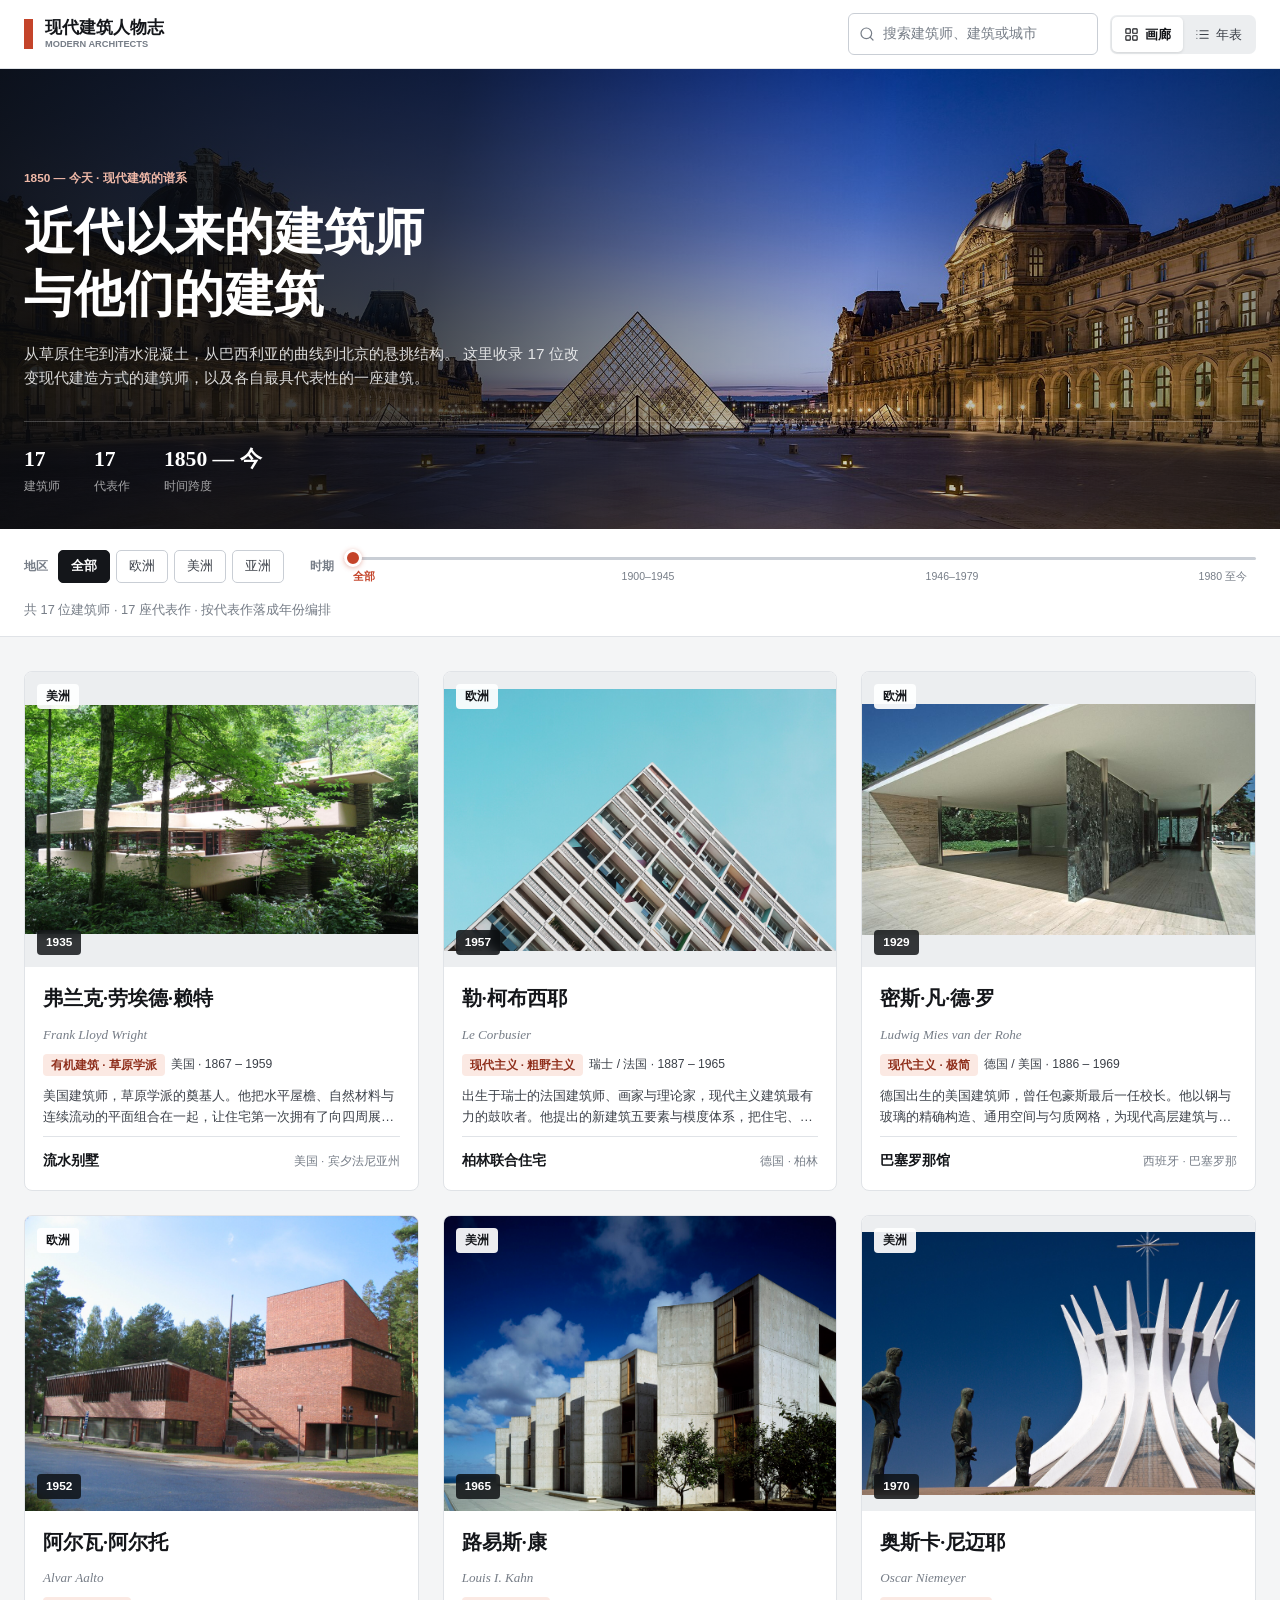
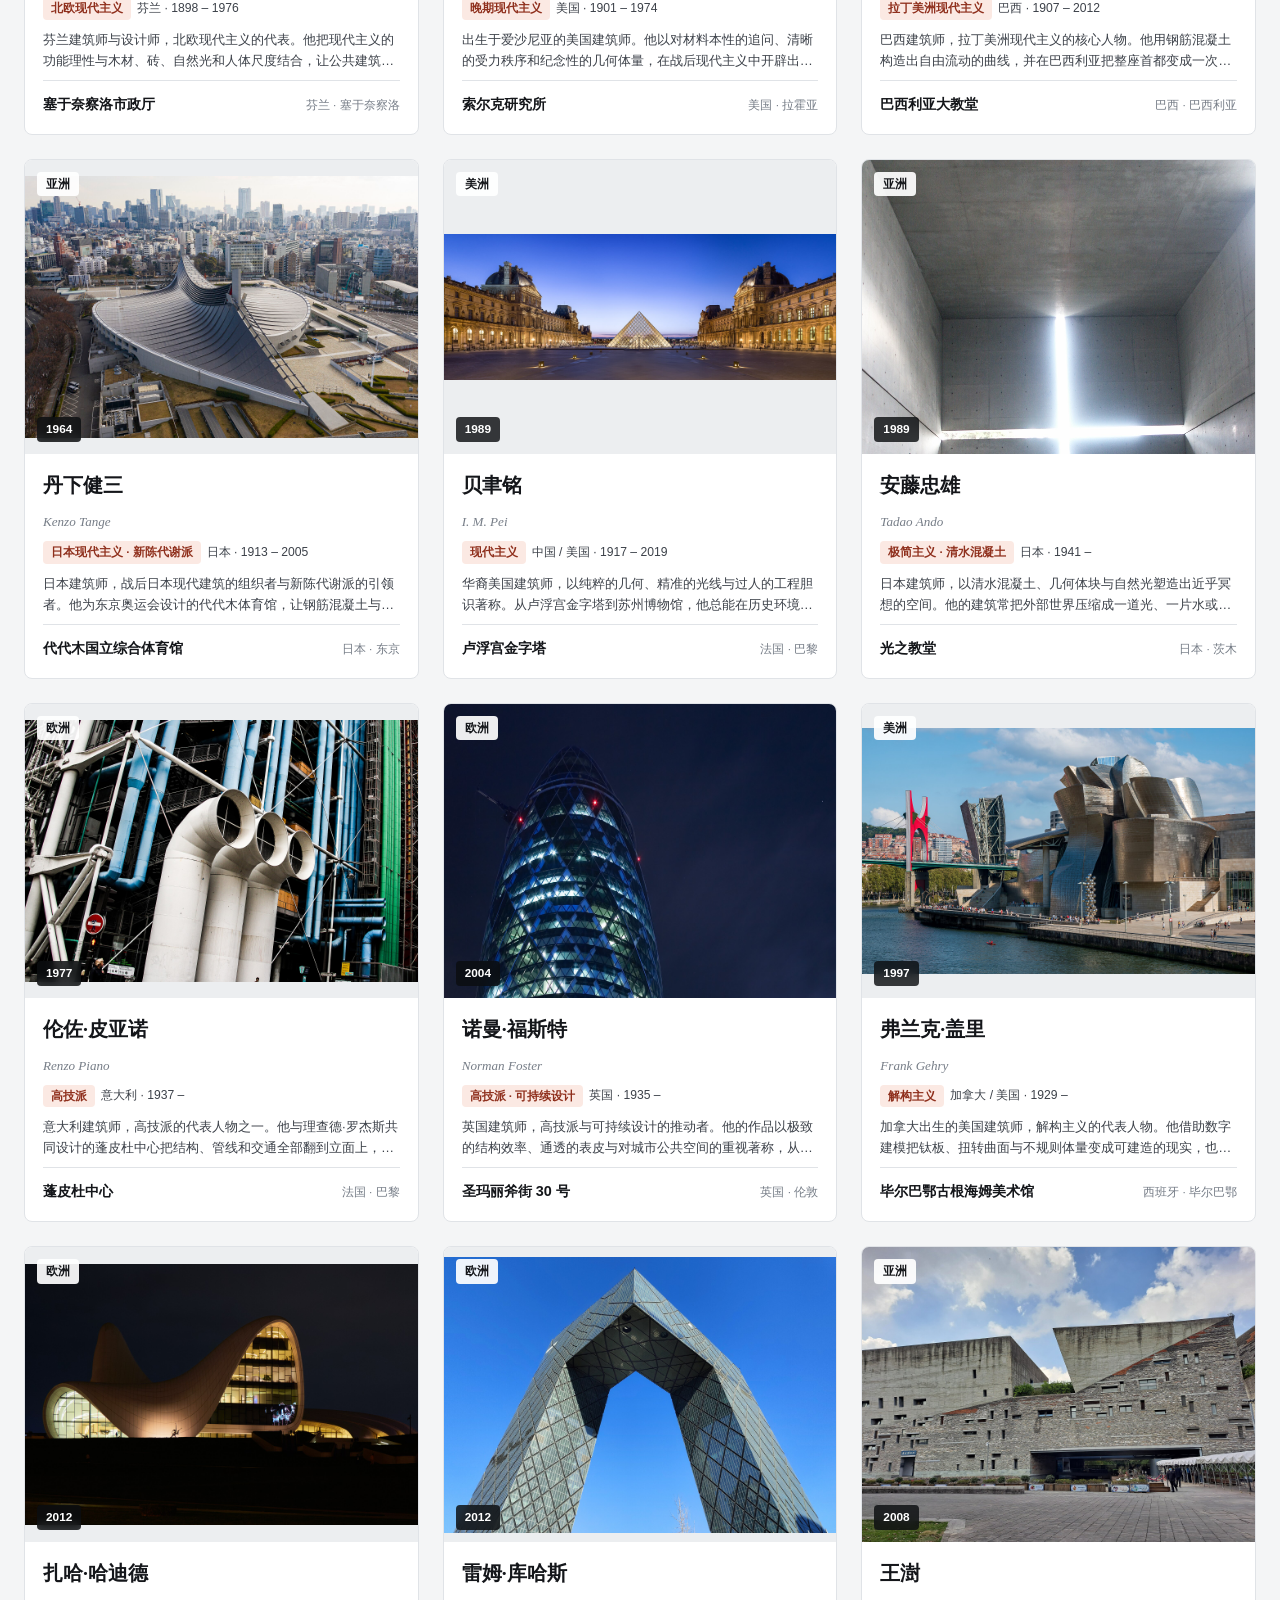
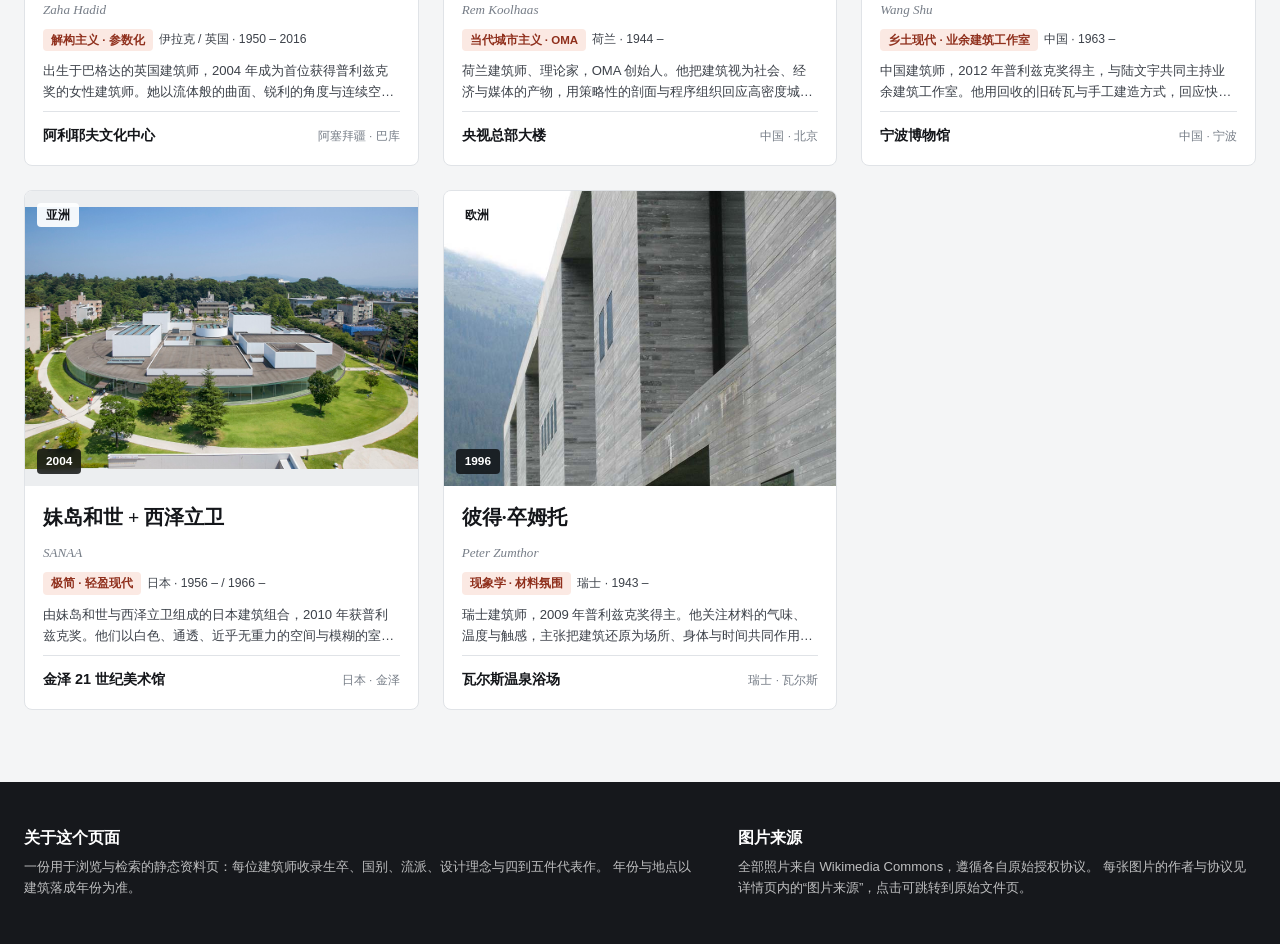
<file: index.html>
<!doctype html>
<html lang="zh-CN">
<head>
<meta charset="utf-8">
<meta name="viewport" content="width=device-width, initial-scale=1">
<title>现代建筑人物志 · 近代以来的建筑师与他们的建筑</title>
<meta name="description" content="从流水别墅到 CCTV 总部：17 位近代以来著名建筑师、17 座代表作，可按地区、时期与关键词检索。">

<!-- 搜索引擎验证码：在对应平台拿到后，去掉注释并替换内容（这段不会被构建脚本覆盖） -->
<!-- <meta name="google-site-verification" content="REPLACE_WITH_GOOGLE_CODE"> -->
<!-- <meta name="msvalidate.01" content="REPLACE_WITH_BING_CODE"> -->
<!-- <meta name="baidu-site-verification" content="REPLACE_WITH_BAIDU_CODE"> -->

<!-- SEO:START -->
<meta name="robots" content="index,follow,max-image-preview:large">
<meta name="keywords" content="现代建筑,建筑师,建筑作品,近代建筑史,弗兰克·劳埃德·赖特,勒·柯布西耶,密斯·凡·德·罗,阿尔瓦·阿尔托,路易斯·康,奥斯卡·尼迈耶,丹下健三,贝聿铭,安藤忠雄,伦佐·皮亚诺,诺曼·福斯特,弗兰克·盖里,扎哈·哈迪德,雷姆·库哈斯,王澍,妹岛和世 + 西泽立卫,彼得·卒姆托">
<meta name="author" content="现代建筑人物志">
<meta name="theme-color" content="#16181c">
<link rel="canonical" href="https://your-domain.example/">
<meta property="og:type" content="website">
<meta property="og:site_name" content="现代建筑人物志">
<meta property="og:locale" content="zh_CN">
<meta property="og:title" content="近代以来的建筑师与他们的建筑">
<meta property="og:description" content="从流水别墅到 CCTV 总部：17 位近代以来著名建筑师、17 座代表作，可按地区、时期与关键词检索。">
<meta property="og:url" content="https://your-domain.example/">
<meta property="og:image" content="https://your-domain.example/assets/og-cover.jpg">
<meta property="og:image:width" content="1200">
<meta property="og:image:height" content="630">
<meta property="og:image:alt" content="近代以来的建筑师与他们的建筑">
<meta name="twitter:card" content="summary_large_image">
<meta name="twitter:title" content="近代以来的建筑师与他们的建筑">
<meta name="twitter:description" content="从流水别墅到 CCTV 总部：17 位近代以来著名建筑师、17 座代表作，可按地区、时期与关键词检索。">
<meta name="twitter:image" content="https://your-domain.example/assets/og-cover.jpg">
<script type="application/ld+json">
{
    "@context":  "https://schema.org",
    "@graph":  [
                   {
                       "@type":  "WebSite",
                       "@id":  "https://your-domain.example/#website",
                       "url":  "https://your-domain.example/",
                       "name":  "现代建筑人物志",
                       "description":  "从流水别墅到 CCTV 总部：17 位近代以来著名建筑师、17 座代表作，可按地区、时期与关键词检索。",
                       "inLanguage":  "zh-CN"
                   },
                   {
                       "@type":  "CollectionPage",
                       "@id":  "https://your-domain.example/#webpage",
                       "url":  "https://your-domain.example/",
                       "name":  "现代建筑人物志 · 近代以来的建筑师与他们的建筑",
                       "description":  "从流水别墅到 CCTV 总部：17 位近代以来著名建筑师、17 座代表作，可按地区、时期与关键词检索。",
                       "isPartOf":  {
                                        "@id":  "https://your-domain.example/#website"
                                    },
                       "primaryImageOfPage":  {
                                                  "@type":  "ImageObject",
                                                  "url":  "https://your-domain.example/assets/og-cover.jpg",
                                                  "width":  1200,
                                                  "height":  630
                                              },
                       "mainEntity":  {
                                          "@id":  "https://your-domain.example/#architect-list"
                                      }
                   },
                   {
                       "@type":  "ItemList",
                       "@id":  "https://your-domain.example/#architect-list",
                       "name":  "近代以来的建筑师与他们的代表作",
                       "numberOfItems":  17,
                       "itemListElement":  [
                                               {
                                                   "@type":  "ListItem",
                                                   "position":  1,
                                                   "name":  "弗兰克·劳埃德·赖特",
                                                   "description":  "1935 年代表作：流水别墅（Fallingwater），美国 · 宾夕法尼亚州",
                                                   "url":  "https://your-domain.example/#wright"
                                               },
                                               {
                                                   "@type":  "ListItem",
                                                   "position":  2,
                                                   "name":  "勒·柯布西耶",
                                                   "description":  "1957 年代表作：柏林联合住宅（Corbusierhaus），德国 · 柏林",
                                                   "url":  "https://your-domain.example/#corbusier"
                                               },
                                               {
                                                   "@type":  "ListItem",
                                                   "position":  3,
                                                   "name":  "密斯·凡·德·罗",
                                                   "description":  "1929 年代表作：巴塞罗那馆（Barcelona Pavilion），西班牙 · 巴塞罗那",
                                                   "url":  "https://your-domain.example/#mies"
                                               },
                                               {
                                                   "@type":  "ListItem",
                                                   "position":  4,
                                                   "name":  "阿尔瓦·阿尔托",
                                                   "description":  "1952 年代表作：塞于奈察洛市政厅（Säynätsalo Town Hall），芬兰 · 塞于奈察洛",
                                                   "url":  "https://your-domain.example/#aalto"
                                               },
                                               {
                                                   "@type":  "ListItem",
                                                   "position":  5,
                                                   "name":  "路易斯·康",
                                                   "description":  "1965 年代表作：索尔克研究所（Salk Institute），美国 · 拉霍亚",
                                                   "url":  "https://your-domain.example/#kahn"
                                               },
                                               {
                                                   "@type":  "ListItem",
                                                   "position":  6,
                                                   "name":  "奥斯卡·尼迈耶",
                                                   "description":  "1970 年代表作：巴西利亚大教堂（Cathedral of Brasília），巴西 · 巴西利亚",
                                                   "url":  "https://your-domain.example/#niemeyer"
                                               },
                                               {
                                                   "@type":  "ListItem",
                                                   "position":  7,
                                                   "name":  "丹下健三",
                                                   "description":  "1964 年代表作：代代木国立综合体育馆（Yoyogi National Gymnasium），日本 · 东京",
                                                   "url":  "https://your-domain.example/#tange"
                                               },
                                               {
                                                   "@type":  "ListItem",
                                                   "position":  8,
                                                   "name":  "贝聿铭",
                                                   "description":  "1989 年代表作：卢浮宫金字塔（Louvre Pyramid），法国 · 巴黎",
                                                   "url":  "https://your-domain.example/#pei"
                                               },
                                               {
                                                   "@type":  "ListItem",
                                                   "position":  9,
                                                   "name":  "安藤忠雄",
                                                   "description":  "1989 年代表作：光之教堂（Church of the Light），日本 · 茨木",
                                                   "url":  "https://your-domain.example/#ando"
                                               },
                                               {
                                                   "@type":  "ListItem",
                                                   "position":  10,
                                                   "name":  "伦佐·皮亚诺",
                                                   "description":  "1977 年代表作：蓬皮杜中心（Centre Pompidou），法国 · 巴黎",
                                                   "url":  "https://your-domain.example/#piano"
                                               },
                                               {
                                                   "@type":  "ListItem",
                                                   "position":  11,
                                                   "name":  "诺曼·福斯特",
                                                   "description":  "2004 年代表作：圣玛丽斧街 30 号（30 St Mary Axe），英国 · 伦敦",
                                                   "url":  "https://your-domain.example/#foster"
                                               },
                                               {
                                                   "@type":  "ListItem",
                                                   "position":  12,
                                                   "name":  "弗兰克·盖里",
                                                   "description":  "1997 年代表作：毕尔巴鄂古根海姆美术馆（Guggenheim Museum Bilbao），西班牙 · 毕尔巴鄂",
                                                   "url":  "https://your-domain.example/#gehry"
                                               },
                                               {
                                                   "@type":  "ListItem",
                                                   "position":  13,
                                                   "name":  "扎哈·哈迪德",
                                                   "description":  "2012 年代表作：阿利耶夫文化中心（Heydar Aliyev Center），阿塞拜疆 · 巴库",
                                                   "url":  "https://your-domain.example/#hadid"
                                               },
                                               {
                                                   "@type":  "ListItem",
                                                   "position":  14,
                                                   "name":  "雷姆·库哈斯",
                                                   "description":  "2012 年代表作：央视总部大楼（CCTV Headquarters），中国 · 北京",
                                                   "url":  "https://your-domain.example/#koolhaas"
                                               },
                                               {
                                                   "@type":  "ListItem",
                                                   "position":  15,
                                                   "name":  "王澍",
                                                   "description":  "2008 年代表作：宁波博物馆（Ningbo Museum），中国 · 宁波",
                                                   "url":  "https://your-domain.example/#wangshu"
                                               },
                                               {
                                                   "@type":  "ListItem",
                                                   "position":  16,
                                                   "name":  "妹岛和世 + 西泽立卫",
                                                   "description":  "2004 年代表作：金泽 21 世纪美术馆（21st Century Museum of Contemporary Art），日本 · 金泽",
                                                   "url":  "https://your-domain.example/#sanaa"
                                               },
                                               {
                                                   "@type":  "ListItem",
                                                   "position":  17,
                                                   "name":  "彼得·卒姆托",
                                                   "description":  "1996 年代表作：瓦尔斯温泉浴场（Therme Vals），瑞士 · 瓦尔斯",
                                                   "url":  "https://your-domain.example/#zumthor"
                                               }
                                           ]
                   }
               ]
}
</script>
<!-- SEO:END -->

<link rel="preload" as="image" href="assets/img/pei-1.jpg">
<link rel="stylesheet" href="assets/styles.css">
</head>
<body>
<a class="skip-link" href="#gallery">跳到作品列表</a>

<header class="topbar">
  <div class="topbar__inner">
    <a class="brand" href="#top">
      <span class="brand__mark" aria-hidden="true"></span>
      <span class="brand__text">
        现代建筑人物志
        <small>MODERN ARCHITECTS</small>
      </span>
    </a>
    <div class="topbar__tools">
      <div class="search">
        <svg class="search__icon" viewBox="0 0 24 24" fill="none" stroke="currentColor" stroke-width="1.8" stroke-linecap="round" aria-hidden="true">
          <circle cx="11" cy="11" r="8"></circle>
          <path d="m21 21-4.3-4.3"></path>
        </svg>
        <label class="sr-only" for="search">搜索建筑师、建筑或城市</label>
        <input id="search" type="search" placeholder="搜索建筑师、建筑或城市" autocomplete="off" spellcheck="false">
      </div>
      <div class="seg" role="group" aria-label="切换视图">
        <button class="seg__btn is-active" type="button" data-view="grid" aria-pressed="true">
          <svg viewBox="0 0 24 24" fill="none" stroke="currentColor" stroke-width="1.8" stroke-linecap="round" stroke-linejoin="round" aria-hidden="true">
            <rect x="3" y="3" width="7" height="7" rx="1"></rect>
            <rect x="14" y="3" width="7" height="7" rx="1"></rect>
            <rect x="14" y="14" width="7" height="7" rx="1"></rect>
            <rect x="3" y="14" width="7" height="7" rx="1"></rect>
          </svg>
          画廊
        </button>
        <button class="seg__btn" type="button" data-view="timeline" aria-pressed="false">
          <svg viewBox="0 0 24 24" fill="none" stroke="currentColor" stroke-width="1.8" stroke-linecap="round" stroke-linejoin="round" aria-hidden="true">
            <path d="M8 6h13"></path><path d="M8 12h13"></path><path d="M8 18h13"></path>
            <path d="M3 6h.01"></path><path d="M3 12h.01"></path><path d="M3 18h.01"></path>
          </svg>
          年表
        </button>
      </div>
    </div>
  </div>
</header>

<main id="top">
  <section class="hero">
    <div class="hero__media" aria-hidden="true"></div>
    <div class="hero__inner">
      <p class="hero__eyebrow">1850 — 今天 · 现代建筑的谱系</p>
      <h1>近代以来的建筑师<br>与他们的建筑</h1>
      <p class="hero__lede">
        从草原住宅到清水混凝土，从巴西利亚的曲线到北京的悬挑结构。
        这里收录 17 位改变现代建造方式的建筑师，以及各自最具代表性的一座建筑。
      </p>
      <dl class="hero__stats">
        <div><dt>建筑师</dt><dd id="stat-architects">17</dd></div>
        <div><dt>代表作</dt><dd id="stat-works">17</dd></div>
        <div><dt>时间跨度</dt><dd>1850 — 今</dd></div>
      </dl>
    </div>
  </section>

  <section class="controls" aria-label="筛选条件">
    <div class="controls__inner">
      <div class="filter">
        <span class="filter__label">地区</span>
        <div class="chips" data-filter="region" role="group" aria-label="按地区筛选">
          <button class="chip is-active" type="button" data-value="all">全部</button>
          <button class="chip" type="button" data-value="欧洲">欧洲</button>
          <button class="chip" type="button" data-value="美洲">美洲</button>
          <button class="chip" type="button" data-value="亚洲">亚洲</button>
        </div>
      </div>
      <div class="filter filter--era">
        <span class="filter__label" id="era-filter-label">时期</span>
        <div class="era-slider">
          <input class="era-slider__input" id="era-slider" type="range" min="0" max="3" step="1" value="0"
            autocomplete="off" aria-labelledby="era-filter-label" aria-valuetext="全部">
          <div class="era-slider__labels" aria-hidden="true">
            <span class="era-slider__label is-active" data-era-label="all">全部</span>
            <span class="era-slider__label" data-era-label="early"><span class="era-slider__label-long">1900–1945</span><span class="era-slider__label-short">1900–45</span></span>
            <span class="era-slider__label" data-era-label="postwar"><span class="era-slider__label-long">1946–1979</span><span class="era-slider__label-short">1946–79</span></span>
            <span class="era-slider__label" data-era-label="contemporary"><span class="era-slider__label-long">1980 至今</span><span class="era-slider__label-short">1980+</span></span>
          </div>
        </div>
      </div>
      <button class="reset" type="button" id="reset" hidden>清除筛选</button>
    </div>
    <p class="result" id="result" role="status"></p>
  </section>

  <section id="gallery" class="gallery" aria-label="建筑师画廊">
<div class="grid" id="grid">
<!-- CARDS:START -->
      <article class="card" id="wright">
        <div class="card__media">
          <img class="card__img" src="assets/img/wright-1.jpg" alt="弗兰克·劳埃德·赖特代表作：流水别墅" decoding="async">
          <span class="card__flag">美洲</span>
          <span class="card__year">1935</span>
        </div>
        <div class="card__body">
          <h2 class="card__name">弗兰克·劳埃德·赖特</h2>
          <p class="card__latin">Frank Lloyd Wright · 1867 – 1959</p>
          <p class="card__meta"><span class="tag">有机建筑 · 草原学派</span><span>美国 · 1900–1945</span></p>
          <p class="card__desc">美国建筑师，草原学派的奠基人。他把水平屋檐、自然材料与连续流动的平面组合在一起，让住宅第一次拥有了向四周展开的姿态，也深刻影响了整个二十世纪的建筑与室内设计。</p>
          <p class="card__work"><strong>流水别墅</strong><span>美国 · 宾夕法尼亚州</span></p>
          <p class="card__works">代表作：罗比住宅（1910，芝加哥，美国）、约翰逊制蜡公司总部（1939，拉辛，美国）、西塔里埃森（1937，斯科茨代尔，美国）、古根海姆美术馆（1959，纽约，美国）</p>
        </div>
      </article>
      <article class="card" id="corbusier">
        <div class="card__media">
          <img class="card__img" src="assets/img/corbusier-1.jpg" alt="勒·柯布西耶代表作：柏林联合住宅" decoding="async">
          <span class="card__flag">欧洲</span>
          <span class="card__year">1957</span>
        </div>
        <div class="card__body">
          <h2 class="card__name">勒·柯布西耶</h2>
          <p class="card__latin">Le Corbusier · 1887 – 1965</p>
          <p class="card__meta"><span class="tag">现代主义 · 粗野主义</span><span>瑞士 / 法国 · 1946–1979</span></p>
          <p class="card__desc">出生于瑞士的法国建筑师、画家与理论家，现代主义建筑最有力的鼓吹者。他提出的新建筑五要素与模度体系，把住宅、城市与公共建筑纳入一套理性的尺度观念；联合住宅是这套观念最完整的一次实验。</p>
          <p class="card__work"><strong>柏林联合住宅</strong><span>德国 · 柏林</span></p>
          <p class="card__works">代表作：萨伏伊别墅（1931，普瓦西，法国）、马赛公寓（1952，马赛，法国）、昌迪加尔行政中心（1953，昌迪加尔，印度）、朗香教堂（1955，朗香，法国）、柏林联合住宅（1957，柏林，德国）</p>
        </div>
      </article>
      <article class="card" id="mies">
        <div class="card__media">
          <img class="card__img" src="assets/img/mies-1.jpg" alt="密斯·凡·德·罗代表作：巴塞罗那馆" decoding="async">
          <span class="card__flag">欧洲</span>
          <span class="card__year">1929</span>
        </div>
        <div class="card__body">
          <h2 class="card__name">密斯·凡·德·罗</h2>
          <p class="card__latin">Ludwig Mies van der Rohe · 1886 – 1969</p>
          <p class="card__meta"><span class="tag">现代主义 · 极简</span><span>德国 / 美国 · 1900–1945</span></p>
          <p class="card__desc">德国出生的美国建筑师，曾任包豪斯最后一任校长。他以钢与玻璃的精确构造、通用空间与匀质网格，为现代高层建筑与极简主义确立了美学标准。</p>
          <p class="card__work"><strong>巴塞罗那馆</strong><span>西班牙 · 巴塞罗那</span></p>
          <p class="card__works">代表作：巴塞罗那馆（1929，巴塞罗那，西班牙）、图根哈特住宅（1930，布尔诺，捷克）、范斯沃斯住宅（1951，普莱诺，美国）、西格拉姆大厦（1958，纽约，美国）</p>
        </div>
      </article>
      <article class="card" id="aalto">
        <div class="card__media">
          <img class="card__img" src="assets/img/aalto-1.jpg" alt="阿尔瓦·阿尔托代表作：塞于奈察洛市政厅" decoding="async">
          <span class="card__flag">欧洲</span>
          <span class="card__year">1952</span>
        </div>
        <div class="card__body">
          <h2 class="card__name">阿尔瓦·阿尔托</h2>
          <p class="card__latin">Alvar Aalto · 1898 – 1976</p>
          <p class="card__meta"><span class="tag">北欧现代主义</span><span>芬兰 · 1946–1979</span></p>
          <p class="card__desc">芬兰建筑师与设计师，北欧现代主义的代表。他把现代主义的功能理性与木材、砖、自然光和人体尺度结合，让公共建筑在理性之外带上地域与心理的温度。</p>
          <p class="card__work"><strong>塞于奈察洛市政厅</strong><span>芬兰 · 塞于奈察洛</span></p>
          <p class="card__works">代表作：帕伊米奥疗养院（1933，帕伊米奥，芬兰）、维普里图书馆（1935，维堡，俄罗斯）、塞于奈察洛市政厅（1952，塞于奈察洛，芬兰）、芬兰地亚大厦（1971，赫尔辛基，芬兰）</p>
        </div>
      </article>
      <article class="card" id="kahn">
        <div class="card__media">
          <img class="card__img" src="assets/img/kahn-1.jpg" alt="路易斯·康代表作：索尔克研究所" decoding="async">
          <span class="card__flag">美洲</span>
          <span class="card__year">1965</span>
        </div>
        <div class="card__body">
          <h2 class="card__name">路易斯·康</h2>
          <p class="card__latin">Louis I. Kahn · 1901 – 1974</p>
          <p class="card__meta"><span class="tag">晚期现代主义</span><span>美国 · 1946–1979</span></p>
          <p class="card__desc">出生于爱沙尼亚的美国建筑师。他以对材料本性的追问、清晰的受力秩序和纪念性的几何体量，在战后现代主义中开辟出一条静默、厚重而带有精神性的路径。</p>
          <p class="card__work"><strong>索尔克研究所</strong><span>美国 · 拉霍亚</span></p>
          <p class="card__works">代表作：耶鲁大学美术馆（1953，纽黑文，美国）、索尔克研究所（1965，拉霍亚，美国）、金贝尔美术馆（1972，沃斯堡，美国）、孟加拉国国民议会大厦（1982，达卡，孟加拉国）</p>
        </div>
      </article>
      <article class="card" id="niemeyer">
        <div class="card__media">
          <img class="card__img" src="assets/img/niemeyer-1.jpg" alt="奥斯卡·尼迈耶代表作：巴西利亚大教堂" decoding="async">
          <span class="card__flag">美洲</span>
          <span class="card__year">1970</span>
        </div>
        <div class="card__body">
          <h2 class="card__name">奥斯卡·尼迈耶</h2>
          <p class="card__latin">Oscar Niemeyer · 1907 – 2012</p>
          <p class="card__meta"><span class="tag">拉丁美洲现代主义</span><span>巴西 · 1946–1979</span></p>
          <p class="card__desc">巴西建筑师，拉丁美洲现代主义的核心人物。他用钢筋混凝土构造出自由流动的曲线，并在巴西利亚把整座首都变成一次现代主义实验。</p>
          <p class="card__work"><strong>巴西利亚大教堂</strong><span>巴西 · 巴西利亚</span></p>
          <p class="card__works">代表作：潘普利亚圣方济各教堂（1943，贝洛奥里藏特，巴西）、巴西利亚三权广场（1960，巴西利亚，巴西）、巴西利亚大教堂（1970，巴西利亚，巴西）、尼泰罗伊当代艺术博物馆（1996，尼泰罗伊，巴西）</p>
        </div>
      </article>
      <article class="card" id="tange">
        <div class="card__media">
          <img class="card__img" src="assets/img/tange-1.jpg" alt="丹下健三代表作：代代木国立综合体育馆" loading="lazy" decoding="async">
          <span class="card__flag">亚洲</span>
          <span class="card__year">1964</span>
        </div>
        <div class="card__body">
          <h2 class="card__name">丹下健三</h2>
          <p class="card__latin">Kenzo Tange · 1913 – 2005</p>
          <p class="card__meta"><span class="tag">日本现代主义 · 新陈代谢派</span><span>日本 · 1946–1979</span></p>
          <p class="card__desc">日本建筑师，战后日本现代建筑的组织者与新陈代谢派的引领者。他为东京奥运会设计的代代木体育馆，让钢筋混凝土与悬索结构呈现出雕塑般的张力。</p>
          <p class="card__work"><strong>代代木国立综合体育馆</strong><span>日本 · 东京</span></p>
          <p class="card__works">代表作：广岛和平纪念资料馆（1955，广岛，日本）、香川县厅舍（1958，高松，日本）、代代木国立综合体育馆（1964，东京，日本）、东京都厅舍（1991，东京，日本）</p>
        </div>
      </article>
      <article class="card" id="pei">
        <div class="card__media">
          <img class="card__img" src="assets/img/pei-1.jpg" alt="贝聿铭代表作：卢浮宫金字塔" loading="lazy" decoding="async">
          <span class="card__flag">美洲</span>
          <span class="card__year">1989</span>
        </div>
        <div class="card__body">
          <h2 class="card__name">贝聿铭</h2>
          <p class="card__latin">I. M. Pei · 1917 – 2019</p>
          <p class="card__meta"><span class="tag">现代主义</span><span>中国 / 美国 · 1980 至今</span></p>
          <p class="card__desc">华裔美国建筑师，以纯粹的几何、精准的光线与过人的工程胆识著称。从卢浮宫金字塔到苏州博物馆，他总能在历史环境中用现代形式完成一次克制的对话。</p>
          <p class="card__work"><strong>卢浮宫金字塔</strong><span>法国 · 巴黎</span></p>
          <p class="card__works">代表作：美国国家美术馆东馆（1978，华盛顿，美国）、卢浮宫金字塔（1989，巴黎，法国）、香港中银大厦（1990，香港）、苏州博物馆（2006，苏州，中国）、伊斯兰艺术博物馆（2008，多哈，卡塔尔）</p>
        </div>
      </article>
      <article class="card" id="ando">
        <div class="card__media">
          <img class="card__img" src="assets/img/ando-1.jpg" alt="安藤忠雄代表作：光之教堂" loading="lazy" decoding="async">
          <span class="card__flag">亚洲</span>
          <span class="card__year">1989</span>
        </div>
        <div class="card__body">
          <h2 class="card__name">安藤忠雄</h2>
          <p class="card__latin">Tadao Ando · 1941 – </p>
          <p class="card__meta"><span class="tag">极简主义 · 清水混凝土</span><span>日本 · 1980 至今</span></p>
          <p class="card__desc">日本建筑师，以清水混凝土、几何体块与自然光塑造出近乎冥想的空间。他的建筑常把外部世界压缩成一道光、一片水或一角天空，让人重新意识到身体的感知。</p>
          <p class="card__work"><strong>光之教堂</strong><span>日本 · 茨木</span></p>
          <p class="card__works">代表作：住吉的长屋（1976，大阪，日本）、水之教堂（1988，北海道，日本）、光之教堂（1989，茨木，日本）、地中美术馆（2004，直岛，日本）</p>
        </div>
      </article>
      <article class="card" id="piano">
        <div class="card__media">
          <img class="card__img" src="assets/img/piano-1.jpg" alt="伦佐·皮亚诺代表作：蓬皮杜中心" loading="lazy" decoding="async">
          <span class="card__flag">欧洲</span>
          <span class="card__year">1977</span>
        </div>
        <div class="card__body">
          <h2 class="card__name">伦佐·皮亚诺</h2>
          <p class="card__latin">Renzo Piano · 1937 – </p>
          <p class="card__meta"><span class="tag">高技派</span><span>意大利 · 1946–1979</span></p>
          <p class="card__desc">意大利建筑师，高技派的代表人物之一。他与理查德·罗杰斯共同设计的蓬皮杜中心把结构、管线和交通全部翻到立面上，让建筑内部获得了彻底的自由。</p>
          <p class="card__work"><strong>蓬皮杜中心</strong><span>法国 · 巴黎</span></p>
          <p class="card__works">代表作：蓬皮杜中心（1977，巴黎，法国）、关西国际机场航站楼（1994，大阪，日本）、贝耶勒基金会美术馆（1997，里恩，瑞士）、纽约时报大厦（2007，纽约，美国）</p>
        </div>
      </article>
      <article class="card" id="foster">
        <div class="card__media">
          <img class="card__img" src="assets/img/foster-1.jpg" alt="诺曼·福斯特代表作：圣玛丽斧街 30 号" loading="lazy" decoding="async">
          <span class="card__flag">欧洲</span>
          <span class="card__year">2004</span>
        </div>
        <div class="card__body">
          <h2 class="card__name">诺曼·福斯特</h2>
          <p class="card__latin">Norman Foster · 1935 – </p>
          <p class="card__meta"><span class="tag">高技派 · 可持续设计</span><span>英国 · 1980 至今</span></p>
          <p class="card__desc">英国建筑师，高技派与可持续设计的推动者。他的作品以极致的结构效率、通透的表皮与对城市公共空间的重视著称，从汇丰银行总部到柏林国会大厦改建都属此列。</p>
          <p class="card__work"><strong>圣玛丽斧街 30 号</strong><span>英国 · 伦敦</span></p>
          <p class="card__works">代表作：香港汇丰银行总部（1985，香港）、柏林国会大厦改建（1999，柏林，德国）、圣玛丽斧街 30 号（2004，伦敦，英国）、北京首都国际机场 T3 航站楼（2008，北京，中国）</p>
        </div>
      </article>
      <article class="card" id="gehry">
        <div class="card__media">
          <img class="card__img" src="assets/img/gehry-1.jpg" alt="弗兰克·盖里代表作：毕尔巴鄂古根海姆美术馆" loading="lazy" decoding="async">
          <span class="card__flag">美洲</span>
          <span class="card__year">1997</span>
        </div>
        <div class="card__body">
          <h2 class="card__name">弗兰克·盖里</h2>
          <p class="card__latin">Frank Gehry · 1929 – </p>
          <p class="card__meta"><span class="tag">解构主义</span><span>加拿大 / 美国 · 1980 至今</span></p>
          <p class="card__desc">加拿大出生的美国建筑师，解构主义的代表人物。他借助数字建模把钛板、扭转曲面与不规则体量变成可建造的现实，也让毕尔巴鄂从工业城市转型为文化地标。</p>
          <p class="card__work"><strong>毕尔巴鄂古根海姆美术馆</strong><span>西班牙 · 毕尔巴鄂</span></p>
          <p class="card__works">代表作：盖里自宅（1978，圣莫尼卡，美国）、维特拉设计博物馆（1989，魏尔，德国）、毕尔巴鄂古根海姆美术馆（1997，毕尔巴鄂，西班牙）、华特·迪士尼音乐厅（2003，洛杉矶，美国）</p>
        </div>
      </article>
      <article class="card" id="hadid">
        <div class="card__media">
          <img class="card__img" src="assets/img/hadid-1.jpg" alt="扎哈·哈迪德代表作：阿利耶夫文化中心" loading="lazy" decoding="async">
          <span class="card__flag">欧洲</span>
          <span class="card__year">2012</span>
        </div>
        <div class="card__body">
          <h2 class="card__name">扎哈·哈迪德</h2>
          <p class="card__latin">Zaha Hadid · 1950 – 2016</p>
          <p class="card__meta"><span class="tag">解构主义 · 参数化</span><span>伊拉克 / 英国 · 1980 至今</span></p>
          <p class="card__desc">出生于巴格达的英国建筑师，2004 年成为首位获得普利兹克奖的女性建筑师。她以流体般的曲面、锐利的角度与连续空间，重新定义了建筑中的动势与方向感。</p>
          <p class="card__work"><strong>阿利耶夫文化中心</strong><span>阿塞拜疆 · 巴库</span></p>
          <p class="card__works">代表作：维特拉消防站（1993，魏尔，德国）、广州大剧院（2010，广州，中国）、阿利耶夫文化中心（2012，巴库，阿塞拜疆）、东大门设计广场（2014，首尔，韩国）</p>
        </div>
      </article>
      <article class="card" id="koolhaas">
        <div class="card__media">
          <img class="card__img" src="assets/img/koolhaas-1.jpg" alt="雷姆·库哈斯代表作：央视总部大楼" loading="lazy" decoding="async">
          <span class="card__flag">欧洲</span>
          <span class="card__year">2012</span>
        </div>
        <div class="card__body">
          <h2 class="card__name">雷姆·库哈斯</h2>
          <p class="card__latin">Rem Koolhaas · 1944 – </p>
          <p class="card__meta"><span class="tag">当代城市主义 · OMA</span><span>荷兰 · 1980 至今</span></p>
          <p class="card__desc">荷兰建筑师、理论家，OMA 创始人。他把建筑视为社会、经济与媒体的产物，用策略性的剖面与程序组织回应高密度城市，也以写作持续影响当代建筑讨论。</p>
          <p class="card__work"><strong>央视总部大楼</strong><span>中国 · 北京</span></p>
          <p class="card__works">代表作：康索现代艺术中心（1992，鹿特丹，荷兰）、西雅图中央图书馆（2004，西雅图，美国）、央视总部大楼（2012，北京，中国）、台北表演艺术中心（2022，台北）</p>
        </div>
      </article>
      <article class="card" id="wangshu">
        <div class="card__media">
          <img class="card__img" src="assets/img/wangshu-1.jpg" alt="王澍代表作：宁波博物馆" loading="lazy" decoding="async">
          <span class="card__flag">亚洲</span>
          <span class="card__year">2008</span>
        </div>
        <div class="card__body">
          <h2 class="card__name">王澍</h2>
          <p class="card__latin">Wang Shu · 1963 – </p>
          <p class="card__meta"><span class="tag">乡土现代 · 业余建筑工作室</span><span>中国 · 1980 至今</span></p>
          <p class="card__desc">中国建筑师，2012 年普利兹克奖得主，与陆文宇共同主持业余建筑工作室。他用回收的旧砖瓦与手工建造方式，回应快速城市化中被抹去的地方记忆。</p>
          <p class="card__work"><strong>宁波博物馆</strong><span>中国 · 宁波</span></p>
          <p class="card__works">代表作：苏州大学文正学院图书馆（2000，苏州，中国）、宁波美术馆（2005，宁波，中国）、宁波博物馆（2008，宁波，中国）、中国美术学院象山校区（2013，杭州，中国）</p>
        </div>
      </article>
      <article class="card" id="sanaa">
        <div class="card__media">
          <img class="card__img" src="assets/img/sanaa-1.jpg" alt="妹岛和世 + 西泽立卫代表作：金泽 21 世纪美术馆" loading="lazy" decoding="async">
          <span class="card__flag">亚洲</span>
          <span class="card__year">2004</span>
        </div>
        <div class="card__body">
          <h2 class="card__name">妹岛和世 + 西泽立卫</h2>
          <p class="card__latin">SANAA · 1956 – / 1966 – </p>
          <p class="card__meta"><span class="tag">极简 · 轻盈现代</span><span>日本 · 1980 至今</span></p>
          <p class="card__desc">由妹岛和世与西泽立卫组成的日本建筑组合，2010 年获普利兹克奖。他们以白色、通透、近乎无重力的空间与模糊的室内外界限著称。</p>
          <p class="card__work"><strong>金泽 21 世纪美术馆</strong><span>日本 · 金泽</span></p>
          <p class="card__works">代表作：金泽 21 世纪美术馆（2004，金泽，日本）、纽约新当代艺术博物馆（2007，纽约，美国）、劳力士学习中心（2010，洛桑，瑞士）、卢浮宫朗斯分馆（2012，朗斯，法国）</p>
        </div>
      </article>
      <article class="card" id="zumthor">
        <div class="card__media">
          <img class="card__img" src="assets/img/zumthor-1.jpg" alt="彼得·卒姆托代表作：瓦尔斯温泉浴场" loading="lazy" decoding="async">
          <span class="card__flag">欧洲</span>
          <span class="card__year">1996</span>
        </div>
        <div class="card__body">
          <h2 class="card__name">彼得·卒姆托</h2>
          <p class="card__latin">Peter Zumthor · 1943 – </p>
          <p class="card__meta"><span class="tag">现象学 · 材料氛围</span><span>瑞士 · 1980 至今</span></p>
          <p class="card__desc">瑞士建筑师，2009 年普利兹克奖得主。他关注材料的气味、温度与触感，主张把建筑还原为场所、身体与时间共同作用的体验，而非视觉形式的表演。</p>
          <p class="card__work"><strong>瓦尔斯温泉浴场</strong><span>瑞士 · 瓦尔斯</span></p>
          <p class="card__works">代表作：圣本笃教堂（1988，苏姆维特，瑞士）、瓦尔斯温泉浴场（1996，瓦尔斯，瑞士）、科隆巴美术馆（2007，科隆，德国）、布鲁德·克劳斯田野教堂（2007，梅谢尼希，德国）</p>
        </div>
      </article>
<!-- CARDS:END -->
</div>
  </section>

  <section id="timeline" class="timeline" aria-label="建筑师年表" hidden>
    <div class="timeline__inner" id="timeline-list"></div>
  </section>
</main>

<footer class="site-footer">
  <div class="site-footer__inner">
    <div>
      <h2>关于这个页面</h2>
      <p>
        一份用于浏览与检索的静态资料页：每位建筑师收录生卒、国别、流派、设计理念与四到五件代表作。
        年份与地点以建筑落成年份为准。
      </p>
    </div>
    <div>
      <h2>图片来源</h2>
      <p>
        全部照片来自 Wikimedia Commons，遵循各自原始授权协议。
        每张图片的作者与协议见详情页内的“图片来源”，点击可跳转到原始文件页。
      </p>
    </div>
  </div>
</footer>

<div class="modal" id="modal" hidden>
  <div class="modal__backdrop" data-close></div>
  <div class="modal__panel" role="dialog" aria-modal="true" aria-labelledby="modal-title">
    <button class="modal__close" type="button" data-close aria-label="关闭详情">
      <svg viewBox="0 0 24 24" fill="none" stroke="currentColor" stroke-width="1.8" stroke-linecap="round" aria-hidden="true">
        <path d="M18 6 6 18"></path><path d="m6 6 12 12"></path>
      </svg>
    </button>
    <div class="modal__content" id="modal-content"></div>
  </div>
</div>

<script src="assets/data.js" charset="utf-8"></script>
<script src="assets/credits.js" charset="utf-8"></script>
<script src="assets/work-media.js" charset="utf-8"></script>
<script src="assets/app.js" charset="utf-8"></script>
</body>
</html>
</file>
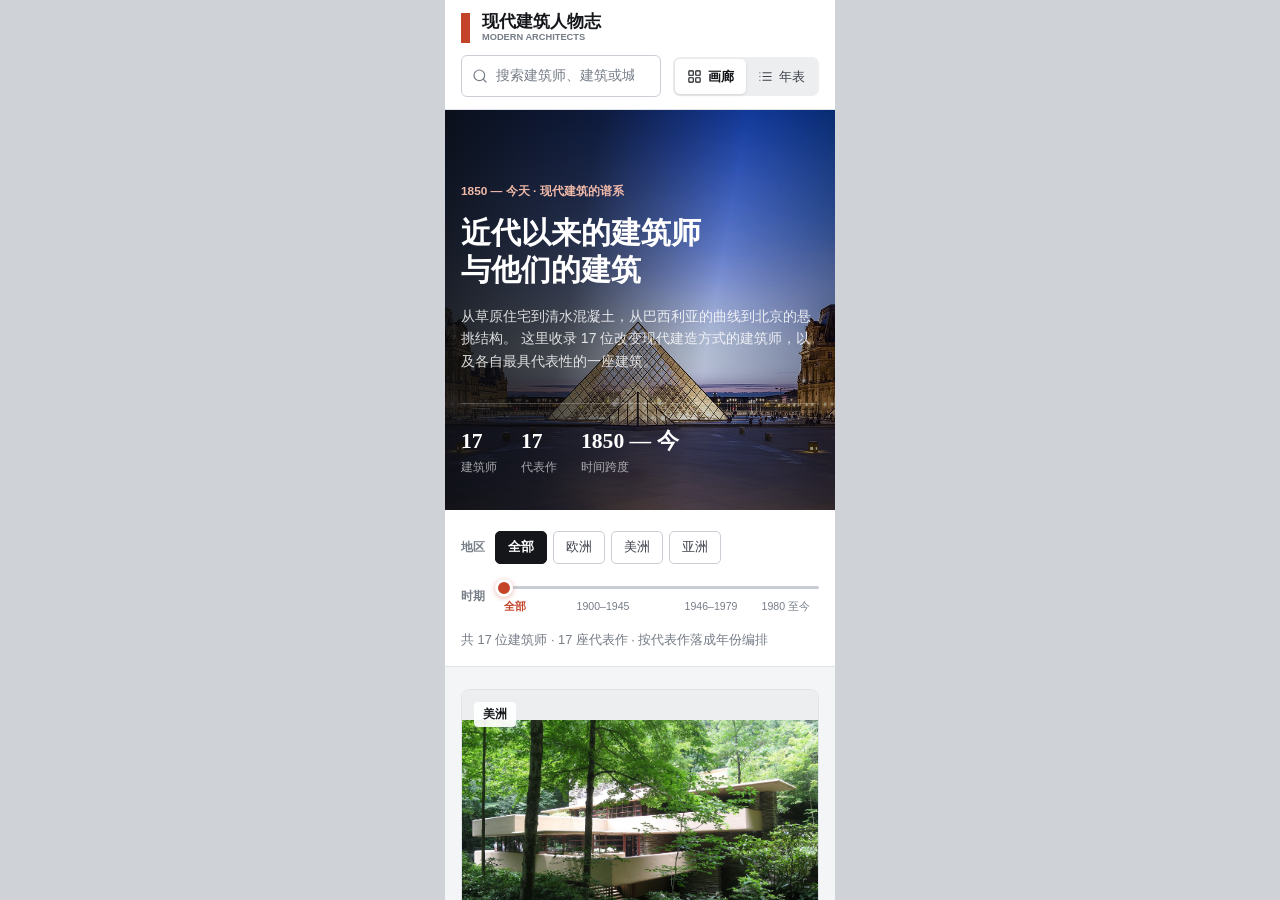
<file: _test-mobile.html>
<!doctype html>
<html lang="zh-CN">
<head><meta charset="utf-8"><title>mobile test</title></head>
<body style="margin:0;background:#cfd3d8">
<iframe src="index.html" style="width:390px;height:900px;border:0;display:block;margin:0 auto;background:#fff"></iframe>
</body>
</html>
</file>
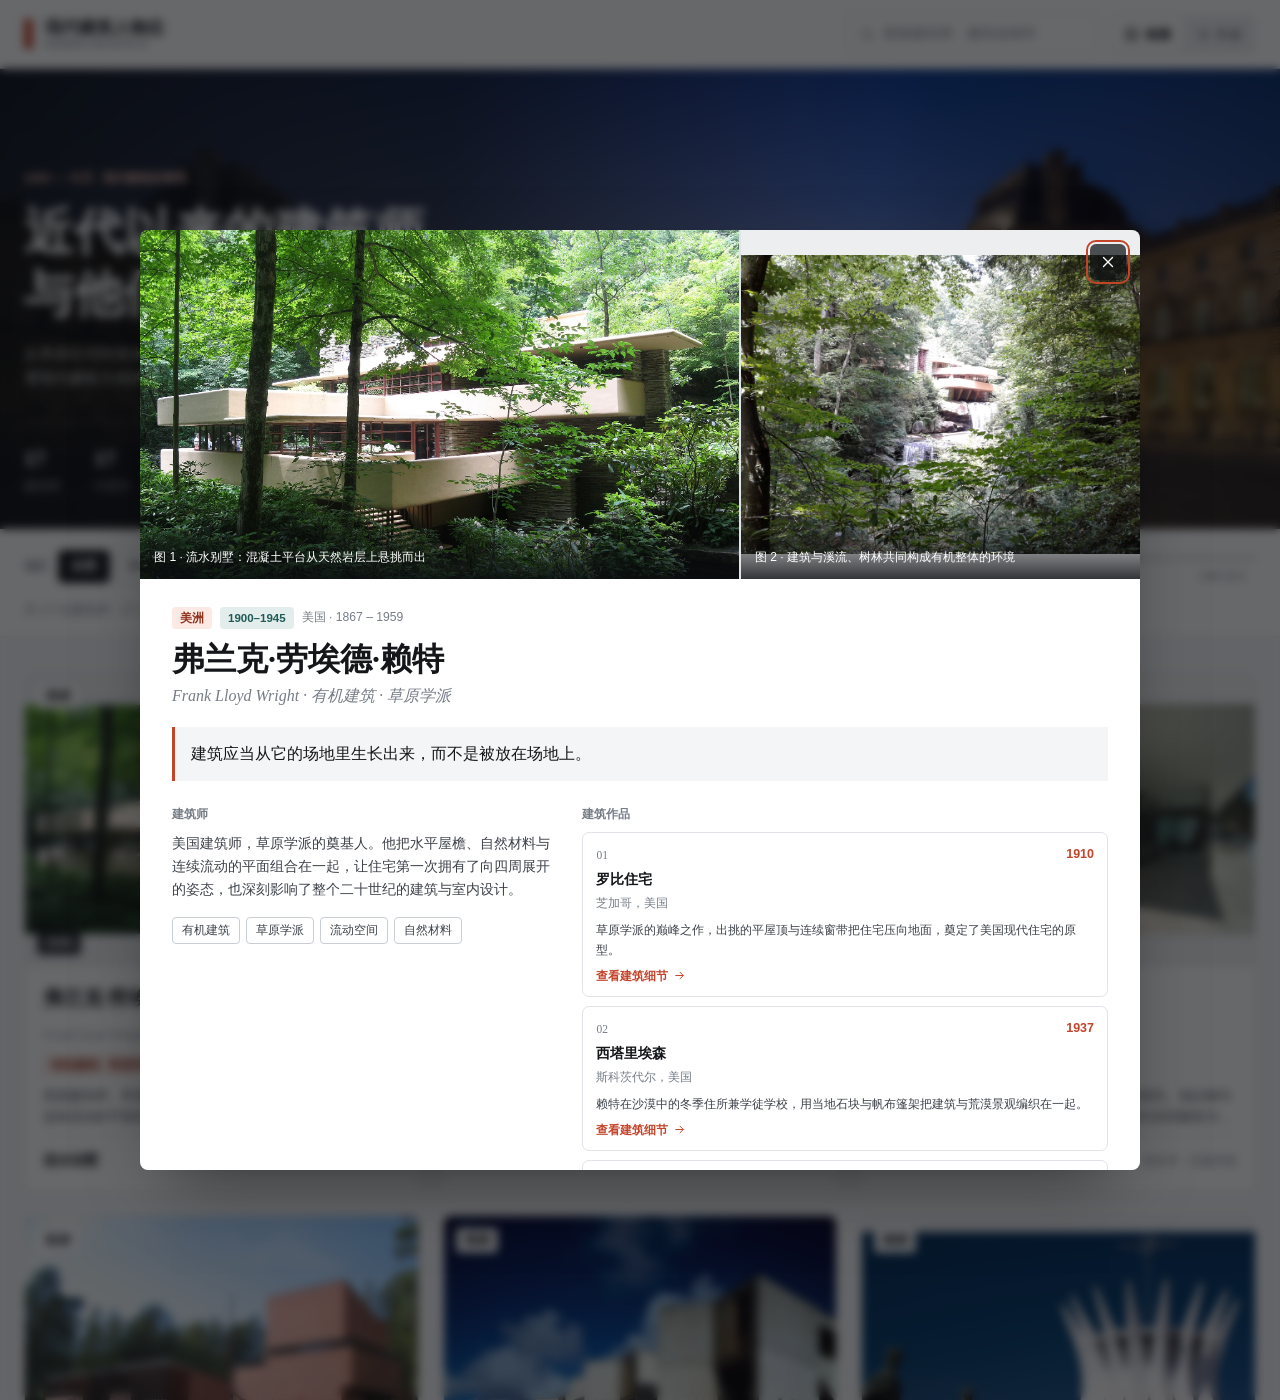
<file: _test-modal.html>
<!doctype html>
<html lang="zh-CN">
<head><meta charset="utf-8"><title>modal test</title></head>
<body style="margin:0">
<iframe id="f" src="index.html" style="width:1280px;height:1400px;border:0;display:block"></iframe>
<script>
  var f = document.getElementById("f");
  f.addEventListener("load", function () {
    var d = f.contentDocument;
    setTimeout(function () {
      d.querySelector(".card").click();
      setTimeout(function () {
        var heads = d.querySelectorAll(".work__head");
        if (heads[1]) { heads[1].click(); heads[1].scrollIntoView({ block: "center" }); }
      }, 600);
    }, 800);
  });
</script>
</body>
</html>
</file>
<file: assets/styles.css>
:root {
  --bg: #f4f5f6;
  --surface: #ffffff;
  --surface-2: #eceef0;
  --ink: #14161a;
  --ink-2: #3c4149;
  --muted: #767d87;
  --line: #e0e3e7;
  --line-strong: #c9ced5;
  --accent: #c4442a;
  --accent-soft: #fbe9e3;
  --teal: #1f5a56;
  --teal-soft: #e3eeec;
  --sans: -apple-system, BlinkMacSystemFont, "Segoe UI", "PingFang SC", "Hiragino Sans GB", "Microsoft YaHei", "Noto Sans SC", sans-serif;
  --serif: "Songti SC", "Source Han Serif SC", "Noto Serif SC", "STSong", "SimSun", Georgia, serif;
  --shadow: 0 1px 2px rgba(20, 22, 26, .06), 0 14px 30px -20px rgba(20, 22, 26, .45);
  --page: 1280px;
}

* { box-sizing: border-box; }

body {
  margin: 0;
  background: var(--bg);
  color: var(--ink);
  font-family: var(--sans);
  font-size: 16px;
  line-height: 1.6;
  letter-spacing: 0;
  -webkit-font-smoothing: antialiased;
}

img { max-width: 100%; }

h1, h2, h3, h4 { margin: 0; line-height: 1.25; letter-spacing: 0; }
p { margin: 0; }
button { font: inherit; color: inherit; }

.sr-only {
  position: absolute;
  width: 1px; height: 1px;
  padding: 0; margin: -1px;
  overflow: hidden;
  clip: rect(0 0 0 0);
  white-space: nowrap;
  border: 0;
}

.skip-link {
  position: absolute;
  left: 16px; top: -56px;
  z-index: 100;
  padding: 10px 16px;
  background: var(--ink);
  color: #fff;
  border-radius: 6px;
  text-decoration: none;
}
.skip-link:focus { top: 16px; }

:focus-visible { outline: 2px solid var(--accent); outline-offset: 2px; }
[hidden] { display: none !important; }

/* 顶栏 */
.topbar {
  position: sticky;
  top: 0;
  z-index: 30;
  background: rgba(255, 255, 255, .94);
  border-bottom: 1px solid var(--line);
  backdrop-filter: saturate(180%) blur(12px);
}

.topbar__inner {
  width: min(var(--page), 100% - 3rem);
  margin: 0 auto;
  min-height: 68px;
  display: flex;
  align-items: center;
  justify-content: space-between;
  gap: 20px;
}

.brand {
  display: inline-flex;
  align-items: center;
  gap: 12px;
  color: inherit;
  text-decoration: none;
}

.brand__mark {
  width: 9px;
  height: 30px;
  background: var(--accent);
}

.brand__text {
  display: flex;
  flex-direction: column;
  font-family: var(--serif);
  font-size: 1.06rem;
  font-weight: 600;
  line-height: 1.2;
}

.brand__text small {
  font-family: var(--sans);
  font-size: .58rem;
  font-weight: 700;
  color: var(--muted);
}

.topbar__tools {
  display: flex;
  align-items: center;
  gap: 12px;
}

.search {
  position: relative;
  display: flex;
  align-items: center;
}

.search__icon {
  position: absolute;
  left: 11px;
  width: 16px; height: 16px;
  color: var(--muted);
  pointer-events: none;
}

.search input {
  width: 250px;
  padding: 9px 12px 9px 34px;
  border: 1px solid var(--line-strong);
  border-radius: 6px;
  background: var(--surface);
  font: inherit;
  font-size: .86rem;
  color: var(--ink);
  transition: border-color .18s ease, box-shadow .18s ease;
}

.search input::placeholder { color: var(--muted); }

.search input:focus {
  outline: none;
  border-color: var(--accent);
  box-shadow: 0 0 0 3px var(--accent-soft);
}

.search input::-webkit-search-cancel-button { cursor: pointer; }

.seg {
  display: inline-flex;
  padding: 2px;
  background: var(--surface-2);
  border-radius: 7px;
}

.seg__btn {
  display: inline-flex;
  align-items: center;
  gap: 6px;
  padding: 7px 12px;
  border: 0;
  border-radius: 5px;
  background: transparent;
  font-size: .82rem;
  color: var(--ink-2);
  cursor: pointer;
  transition: background .18s ease, color .18s ease;
}

.seg__btn svg { width: 15px; height: 15px; }
.seg__btn:hover { color: var(--ink); }

.seg__btn.is-active {
  background: var(--surface);
  color: var(--ink);
  font-weight: 600;
  box-shadow: 0 1px 3px rgba(20, 22, 26, .12);
}

/* 首屏 */
.hero {
  position: relative;
  min-height: 460px;
  display: flex;
  align-items: flex-end;
  overflow: hidden;
  background: #0e1013;
}

.hero__media {
  position: absolute;
  inset: 0;
  background-image: url("img/pei-1.jpg");
  background-size: cover;
  background-position: center 58%;
  filter: saturate(.92) contrast(1.06);
}

.hero::after {
  content: "";
  position: absolute;
  inset: 0;
  background: linear-gradient(100deg, rgba(9, 11, 14, .93) 0%, rgba(9, 11, 14, .74) 34%, rgba(9, 11, 14, .18) 66%, rgba(9, 11, 14, .5) 100%);
}

.hero__inner {
  position: relative;
  z-index: 1;
  width: min(var(--page), 100% - 3rem);
  margin: 0 auto;
  padding: 76px 0 34px;
  color: #fff;
}

.hero__eyebrow {
  font-size: .74rem;
  font-weight: 700;
  color: #f0b9a8;
  text-transform: uppercase;
}

.hero h1 {
  margin-top: 14px;
  font-family: var(--serif);
  font-size: 3.1rem;
  font-weight: 600;
}

.hero__lede {
  margin-top: 16px;
  max-width: 560px;
  font-size: .96rem;
  color: rgba(255, 255, 255, .84);
}

.hero__stats {
  display: flex;
  flex-wrap: wrap;
  gap: 34px;
  margin: 30px 0 0;
  padding-top: 20px;
  border-top: 1px solid rgba(255, 255, 255, .22);
}

.hero__stats div { display: flex; flex-direction: column-reverse; }
.hero__stats dt { font-size: .72rem; color: rgba(255, 255, 255, .62); }
.hero__stats dd { margin: 0; font-family: var(--serif); font-size: 1.35rem; font-weight: 600; }

/* 筛选 */
.controls {
  background: var(--surface);
  border-bottom: 1px solid var(--line);
}

.controls__inner {
  width: min(var(--page), 100% - 3rem);
  margin: 0 auto;
  padding: 18px 0 6px;
  display: flex;
  flex-wrap: wrap;
  align-items: center;
  gap: 10px 26px;
}

.filter { display: flex; align-items: center; gap: 10px; }
.filter--era { flex: 1 1 420px; min-width: 320px; }

.filter__label {
  font-size: .74rem;
  font-weight: 700;
  color: var(--muted);
  white-space: nowrap;
}

.chips { display: flex; flex-wrap: wrap; gap: 6px; }

.chip {
  padding: 5px 12px;
  border: 1px solid var(--line-strong);
  border-radius: 5px;
  background: var(--surface);
  font-size: .8rem;
  color: var(--ink-2);
  cursor: pointer;
  transition: border-color .16s ease, background .16s ease, color .16s ease;
}

.chip:hover { border-color: var(--ink-2); }

.chip.is-active {
  background: var(--ink);
  border-color: var(--ink);
  color: #fff;
  font-weight: 600;
}

.era-slider {
  position: relative;
  flex: 1 1 auto;
  min-width: 250px;
}

.era-slider__input {
  --era-progress: 0%;
  display: block;
  width: 100%;
  height: 22px;
  margin: 0;
  appearance: none;
  -webkit-appearance: none;
  border: 0;
  background: transparent;
  cursor: grab;
}

.era-slider__input::-webkit-slider-runnable-track {
  height: 3px;
  border-radius: 999px;
  background: linear-gradient(to right, var(--accent) 0 var(--era-progress), var(--line-strong) var(--era-progress) 100%);
}

.era-slider__input::-webkit-slider-thumb {
  width: 18px;
  height: 18px;
  margin-top: -7.5px;
  appearance: none;
  -webkit-appearance: none;
  border: 3px solid var(--surface);
  border-radius: 50%;
  background: var(--accent);
  box-shadow: 0 1px 5px rgba(196, 68, 42, .38);
  cursor: grab;
}

.era-slider__input::-moz-range-track {
  height: 3px;
  border-radius: 999px;
  background: var(--line-strong);
}

.era-slider__input::-moz-range-progress {
  height: 3px;
  border-radius: 999px;
  background: var(--accent);
}

.era-slider__input::-moz-range-thumb {
  width: 12px;
  height: 12px;
  border: 3px solid var(--surface);
  border-radius: 50%;
  background: var(--accent);
  box-shadow: 0 1px 5px rgba(196, 68, 42, .38);
  cursor: grab;
}

.era-slider__input:active { cursor: grabbing; }
.era-slider__input:active::-webkit-slider-thumb { cursor: grabbing; }
.era-slider__input:active::-moz-range-thumb { cursor: grabbing; }

.era-slider__labels {
  position: relative;
  height: 16px;
  margin-top: 1px;
}

.era-slider__label {
  position: absolute;
  top: 0;
  color: var(--muted);
  font-size: .66rem;
  line-height: 1.2;
  white-space: nowrap;
  transform: translateX(-50%);
  transition: color .16s ease;
}

.era-slider__label:nth-child(1) {
  left: 9px;
  transform: none;
}

.era-slider__label:nth-child(2) { left: 33.333%; }
.era-slider__label:nth-child(3) { left: 66.666%; }

.era-slider__label:nth-child(4) {
  right: 9px;
  transform: none;
}

.era-slider__label.is-active {
  color: var(--accent);
  font-weight: 700;
}

.era-slider__label-short { display: none; }

.reset {
  margin-left: auto;
  padding: 5px 0;
  border: 0;
  background: none;
  font-size: .8rem;
  color: var(--accent);
  cursor: pointer;
  text-decoration: underline;
  text-underline-offset: 3px;
}

.result {
  width: min(var(--page), 100% - 3rem);
  margin: 0 auto;
  padding: 8px 0 16px;
  font-size: .8rem;
  color: var(--muted);
}

/* 画廊 */
.gallery, .timeline { padding: 34px 0 72px; }

.grid {
  width: min(var(--page), 100% - 3rem);
  margin: 0 auto;
  display: grid;
  grid-template-columns: repeat(3, minmax(0, 1fr));
  gap: 24px;
}

.card {
  display: flex;
  flex-direction: column;
  padding: 0;
  border: 1px solid var(--line);
  border-radius: 8px;
  background: var(--surface);
  overflow: hidden;
  text-align: left;
  cursor: pointer;
  transition: transform .22s ease, box-shadow .22s ease, border-color .22s ease;
}

.card:hover {
  transform: translateY(-3px);
  border-color: var(--line-strong);
  box-shadow: var(--shadow);
}

.card__media {
  position: relative;
  aspect-ratio: 4 / 3;
  display: grid;
  place-items: center;
  background: var(--surface-2);
  overflow: hidden;
}

.card__media img {
  width: 100%;
  height: 100%;
  object-fit: contain;
  display: block;
  transition: transform .6s cubic-bezier(.2, .7, .2, 1);
}

.card:hover .card__media img { transform: scale(1.045); }

.card__year {
  position: absolute;
  left: 12px;
  bottom: 12px;
  padding: 3px 9px;
  border-radius: 4px;
  background: rgba(12, 14, 17, .82);
  color: #fff;
  font-size: .74rem;
  font-weight: 600;
  backdrop-filter: blur(4px);
}

.card__flag {
  position: absolute;
  top: 12px;
  left: 12px;
  padding: 3px 9px;
  border-radius: 4px;
  background: rgba(255, 255, 255, .92);
  font-size: .72rem;
  font-weight: 600;
  color: var(--ink);
}

.card__body {
  display: flex;
  flex-direction: column;
  flex: 1;
  gap: 9px;
  padding: 16px 18px 18px;
}

.card__name {
  font-family: var(--serif);
  font-size: 1.24rem;
  font-weight: 600;
}

.card__latin {
  font-family: var(--serif);
  font-size: .82rem;
  font-style: italic;
  color: var(--muted);
}

.card__meta {
  display: flex;
  flex-wrap: wrap;
  align-items: center;
  gap: 6px;
  font-size: .76rem;
  color: var(--ink-2);
}

.tag {
  display: inline-block;
  padding: 2px 8px;
  border-radius: 4px;
  background: var(--accent-soft);
  color: #8f2f1c;
  font-size: .72rem;
  font-weight: 600;
}

.tag--teal { background: var(--teal-soft); color: var(--teal); }

.card__work {
  display: flex;
  align-items: baseline;
  justify-content: space-between;
  gap: 14px;
  margin-top: auto;
  padding-top: 12px;
  border-top: 1px solid var(--line);
}

.card__work strong { font-size: .9rem; font-weight: 600; }
.card__work span { font-size: .74rem; color: var(--muted); white-space: nowrap; }

.card__desc {
  font-size: .82rem;
  color: var(--ink-2);
  display: -webkit-box;
  -webkit-line-clamp: 2;
  -webkit-box-orient: vertical;
  overflow: hidden;
}

/* 预渲染卡片里的代表作清单：仅在未执行 JavaScript 时可见 */
.card__works {
  font-size: .74rem;
  line-height: 1.75;
  color: var(--muted);
}

/* 年表 */
.timeline__inner {
  width: min(920px, 100% - 3rem);
  margin: 0 auto;
  border-left: 2px solid var(--line-strong);
  padding-left: 0;
}

.tl-decade { position: relative; padding-left: 34px; }

.tl-decade + .tl-decade { margin-top: 26px; }

.tl-decade::before {
  content: "";
  position: absolute;
  left: -7px;
  top: 9px;
  width: 12px; height: 12px;
  border: 2px solid var(--bg);
  border-radius: 50%;
  background: var(--accent);
}

.tl-decade__label {
  font-family: var(--serif);
  font-size: 1.5rem;
  font-weight: 600;
  color: var(--ink);
}

.tl-decade__items {
  display: grid;
  gap: 10px;
  margin-top: 12px;
}

.tl-item {
  display: grid;
  grid-template-columns: 116px 1fr auto;
  align-items: center;
  gap: 16px;
  padding: 10px 14px 10px 10px;
  border: 1px solid var(--line);
  border-radius: 8px;
  background: var(--surface);
  text-align: left;
  cursor: pointer;
  transition: border-color .18s ease, box-shadow .18s ease, transform .18s ease;
}

.tl-item:hover {
  border-color: var(--line-strong);
  box-shadow: var(--shadow);
  transform: translateX(2px);
}

.tl-item__media {
  aspect-ratio: 3 / 2;
  border-radius: 5px;
  overflow: hidden;
  background: var(--surface-2);
}

.tl-item__media img { width: 100%; height: 100%; object-fit: contain; display: block; }

.tl-item__title { display: flex; flex-direction: column; gap: 2px; }
.tl-item__title strong { font-family: var(--serif); font-size: 1.02rem; font-weight: 600; }
.tl-item__title span { font-size: .78rem; color: var(--muted); }

.tl-item__work {
  text-align: right;
  font-size: .8rem;
  color: var(--ink-2);
}

.tl-item__work strong { display: block; font-weight: 600; color: var(--ink); }

.empty {
  width: min(var(--page), 100% - 3rem);
  margin: 0 auto;
  padding: 70px 0;
  text-align: center;
  color: var(--muted);
}

.empty strong { display: block; margin-bottom: 6px; font-family: var(--serif); font-size: 1.2rem; color: var(--ink); }

.image-fallback {
  display: flex;
  align-items: center;
  justify-content: center;
  width: 100%; height: 100%;
  background: repeating-linear-gradient(45deg, #e8eaed 0 10px, #eef0f2 10px 20px);
  color: var(--muted);
  font-family: var(--serif);
  font-size: 1.4rem;
}

/* 页脚 */
.site-footer {
  background: #16181c;
  color: rgba(255, 255, 255, .72);
  padding: 46px 0;
}

.site-footer__inner {
  width: min(var(--page), 100% - 3rem);
  margin: 0 auto;
  display: grid;
  grid-template-columns: 1.3fr 1fr;
  gap: 40px;
}

.site-footer h2 {
  margin-bottom: 8px;
  font-family: var(--serif);
  font-size: 1rem;
  color: #fff;
}

.site-footer p { font-size: .82rem; }

/* 详情弹窗 */
.modal {
  position: fixed;
  inset: 0;
  z-index: 60;
  display: flex;
  align-items: center;
  justify-content: center;
  padding: 28px 24px;
}

.modal__backdrop {
  position: absolute;
  inset: 0;
  background: rgba(10, 12, 15, .62);
  backdrop-filter: blur(5px);
}

.modal__panel {
  position: relative;
  width: min(1000px, 100%);
  max-height: min(88vh, 940px);
  overflow-y: auto;
  overscroll-behavior: contain;
  border-radius: 8px;
  background: var(--surface);
  box-shadow: 0 30px 70px -30px rgba(0, 0, 0, .6);
  animation: modal-in .22s ease;
}

@keyframes modal-in {
  from { opacity: 0; transform: translateY(10px); }
  to { opacity: 1; transform: none; }
}

.modal__close {
  position: absolute;
  top: 14px; right: 14px;
  z-index: 2;
  display: inline-flex;
  align-items: center;
  justify-content: center;
  width: 36px; height: 36px;
  border: 0;
  border-radius: 6px;
  background: rgba(15, 17, 20, .72);
  color: #fff;
  cursor: pointer;
  transition: background .18s ease;
}

.modal__close:hover { background: rgba(15, 17, 20, .9); }
.modal__close svg { width: 18px; height: 18px; }

.modal__gallery {
  display: grid;
  grid-template-columns: 1.5fr 1fr;
  gap: 2px;
  background: var(--line);
}

.modal__gallery--single { grid-template-columns: 1fr; }
.modal__gallery--single .modal__figure img { max-height: 480px; }

.modal__figure {
  position: relative;
  margin: 0;
  background: var(--surface-2);
}

.modal__figure img {
  display: block;
  width: 100%;
  height: 100%;
  min-height: 300px;
  max-height: 440px;
  object-fit: contain;
}

.modal__figure figcaption {
  position: absolute;
  left: 0; right: 0; bottom: 0;
  padding: 30px 14px 12px;
  background: linear-gradient(to top, rgba(10, 12, 15, .82), rgba(10, 12, 15, 0));
  color: #fff;
  font-size: .76rem;
}

.modal__figure figcaption span { color: rgba(255, 255, 255, .68); }

.modal__body { padding: 28px 32px 34px; }

.modal__eyebrow {
  display: flex;
  flex-wrap: wrap;
  align-items: center;
  gap: 8px;
  font-size: .76rem;
  color: var(--muted);
}

.modal__head h2 {
  margin-top: 10px;
  font-family: var(--serif);
  font-size: 2rem;
  font-weight: 600;
}

.modal__head .modal__latin {
  margin-top: 4px;
  font-family: var(--serif);
  font-style: italic;
  color: var(--muted);
}

.modal__headline {
  margin-top: 18px;
  padding: 14px 16px;
  border-left: 3px solid var(--accent);
  background: var(--bg);
  font-family: var(--serif);
  font-size: 1rem;
  color: var(--ink);
}

.modal__columns {
  display: grid;
  grid-template-columns: .9fr 1.25fr;
  gap: 32px;
  margin-top: 26px;
}

.modal__columns h3 {
  margin-bottom: 10px;
  font-size: .78rem;
  font-weight: 700;
  color: var(--muted);
}

.modal__bio { font-size: .9rem; color: var(--ink-2); }

.keywords { display: flex; flex-wrap: wrap; gap: 6px; margin-top: 16px; }

.keywords span {
  padding: 3px 9px;
  border: 1px solid var(--line-strong);
  border-radius: 4px;
  font-size: .74rem;
  color: var(--ink-2);
}

.works {
  display: grid;
  gap: 9px;
  list-style: none;
  margin: 0;
  padding: 0;
}

.work-card {
  border: 1px solid var(--line);
  border-radius: 7px;
  background: var(--surface);
  transition: border-color .18s ease, background .18s ease, transform .18s ease;
}

.work-card.is-signature {
  border-color: #b8d1ce;
  background: linear-gradient(135deg, var(--teal-soft), var(--surface) 72%);
}

.work-card__button {
  display: grid;
  grid-template-columns: 1fr auto;
  gap: 3px 10px;
  width: 100%;
  padding: 12px 13px 11px;
  border: 0;
  background: none;
  text-align: left;
  cursor: pointer;
}

.work-card__top {
  grid-column: 1 / -1;
  display: flex;
  align-items: center;
  gap: 7px;
  min-height: 18px;
}

.work-card__number {
  font-family: var(--serif);
  font-size: .72rem;
  color: var(--muted);
  font-variant-numeric: tabular-nums;
}

.work-card__badge {
  padding: 1px 6px;
  border-radius: 4px;
  background: var(--teal);
  color: #fff;
  font-size: .62rem;
  font-weight: 600;
  white-space: nowrap;
}

.work-card__year {
  margin-left: auto;
  color: var(--accent);
  font-size: .78rem;
  font-weight: 700;
  font-variant-numeric: tabular-nums;
}

.work-card__name {
  grid-column: 1 / -1;
  color: var(--ink);
  font-size: .9rem;
  font-weight: 650;
}

.work-card__place {
  grid-column: 1 / -1;
  color: var(--muted);
  font-size: .72rem;
}

.work-card__desc {
  grid-column: 1 / -1;
  display: -webkit-box;
  margin-top: 4px;
  overflow: hidden;
  color: var(--ink-2);
  font-size: .76rem;
  line-height: 1.65;
  -webkit-box-orient: vertical;
  -webkit-line-clamp: 2;
}

.work-card__cta {
  grid-column: 1 / -1;
  display: inline-flex;
  align-items: center;
  gap: 5px;
  justify-self: start;
  margin-top: 4px;
  color: var(--accent);
  font-size: .72rem;
  font-weight: 600;
}

.work-card__cta svg {
  width: 13px;
  height: 13px;
  transition: transform .18s ease;
}

.work-card__button:hover { background: rgba(196, 68, 42, .035); }
.work-card__button:hover .work-card__name { color: var(--accent); }
.work-card__button:hover .work-card__cta svg { transform: translateX(3px); }

.work-view { animation: work-view-in .2s ease; }

@keyframes work-view-in {
  from { opacity: 0; transform: translateY(6px); }
  to { opacity: 1; transform: none; }
}

.work-view__topbar {
  display: flex;
  align-items: center;
  justify-content: space-between;
  gap: 16px;
  padding: 20px 64px 0 28px;
}

.work-view__back {
  display: inline-flex;
  align-items: center;
  gap: 5px;
  padding: 0;
  border: 0;
  background: none;
  color: var(--accent);
  font-size: .78rem;
  font-weight: 650;
  cursor: pointer;
}

.work-view__back svg { width: 16px; height: 16px; }
.work-view__back:hover { text-decoration: underline; text-underline-offset: 3px; }
.work-view__counter { color: var(--muted); font-size: .72rem; font-variant-numeric: tabular-nums; }

.work-view__hero {
  display: grid;
  grid-template-columns: 170px 1fr;
  gap: 26px;
  align-items: end;
  margin: 18px 28px 0;
  padding: 28px 30px;
  border-radius: 8px;
  background: var(--ink);
  color: #fff;
}

.work-view__year {
  font-family: var(--serif);
  font-size: 3.7rem;
  line-height: .9;
  color: #f0b9a8;
  font-variant-numeric: tabular-nums;
}

.work-view__eyebrow {
  color: rgba(255, 255, 255, .58);
  font-size: .72rem;
  font-weight: 650;
}

.work-view__heading h2 {
  margin-top: 7px;
  font-family: var(--serif);
  font-size: 2.05rem;
  font-weight: 600;
}

.work-view__heading p {
  margin-top: 7px;
  color: rgba(255, 255, 255, .7);
  font-size: .8rem;
}

.work-view__media {
  display: grid;
  gap: 12px;
  padding: 18px 28px 0;
}

.work-view__media-loading {
  min-height: 260px;
  display: grid;
  place-items: center;
  border: 1px dashed var(--line-strong);
  border-radius: 8px;
  background: var(--bg);
  color: var(--muted);
  font-size: .78rem;
}

.work-view__media-status {
  justify-self: start;
  padding: 4px 9px;
  border-radius: 999px;
  background: var(--teal-soft);
  color: var(--teal);
  font-size: .7rem;
}

.work-view__photo,
.work-view__drawing {
  margin: 0;
  overflow: hidden;
  border: 1px solid var(--line);
  border-radius: 8px;
  background: var(--surface);
}

.work-view__photo a,
.work-view__drawing a { display: block; color: inherit; }

.work-view__photo a {
  display: grid;
  place-items: center;
  min-height: 180px;
  padding: 10px;
  background: var(--surface-2);
}

.work-view__photo-img {
  display: block;
  width: auto;
  height: auto;
  max-width: 100%;
  max-height: min(72vh, 680px);
  object-fit: contain;
}

.work-view__drawing-img {
  display: block;
  width: 100%;
  max-height: 440px;
  object-fit: contain;
  background: #fff;
}

.work-view__photo figcaption,
.work-view__drawing figcaption {
  display: flex;
  align-items: center;
  justify-content: space-between;
  gap: 16px;
  padding: 9px 11px;
  border-top: 1px solid var(--line);
  color: var(--muted);
  font-size: .7rem;
}

.work-view__photo figcaption strong,
.work-view__drawing figcaption strong {
  color: var(--ink-2);
  font-weight: 600;
}

.work-view__photo figcaption a,
.work-view__drawing figcaption a {
  color: var(--muted);
  text-decoration: underline;
  text-underline-offset: 2px;
}

.work-view__media-empty {
  display: grid;
  min-height: 180px;
  place-items: center;
  border: 1px dashed var(--line-strong);
  border-radius: 8px;
  color: var(--muted);
}

.work-view__body {
  display: grid;
  grid-template-columns: 1.35fr .75fr;
  gap: 30px;
  padding: 28px;
}

.work-view__body h3,
.work-view__related h3 {
  margin-bottom: 9px;
  color: var(--muted);
  font-size: .76rem;
  font-weight: 700;
}

.work-view__lead {
  font-family: var(--serif);
  font-size: 1.05rem;
  line-height: 1.9;
  color: var(--ink);
}

.work-view__innovation {
  margin-top: 18px;
  padding: 14px 16px;
  border-left: 3px solid var(--teal);
  background: var(--teal-soft);
}

.work-view__innovation span {
  color: var(--teal);
  font-size: .7rem;
  font-weight: 700;
}

.work-view__innovation p {
  margin-top: 5px;
  color: var(--ink-2);
  font-size: .84rem;
}

.work-view__facts {
  display: grid;
  grid-template-columns: repeat(2, minmax(0, 1fr));
  gap: 9px;
  margin: 22px 0 0;
}

.work-view__facts div {
  padding: 10px 12px;
  border: 1px solid var(--line);
  border-radius: 5px;
  background: var(--bg);
}

.work-view__facts dt {
  color: var(--muted);
  font-size: .66rem;
  font-weight: 700;
}

.work-view__facts dd {
  margin: 3px 0 0;
  color: var(--ink);
  font-size: .8rem;
  line-height: 1.5;
}

.work-view__aside {
  padding-left: 24px;
  border-left: 1px solid var(--line);
}

.work-view__aside p { color: var(--ink-2); font-size: .84rem; }
.work-view__aside .keywords { margin-top: 18px; }

.work-view__related {
  padding: 20px 28px 24px;
  border-top: 1px solid var(--line);
}

.work-view__related-strip {
  display: flex;
  gap: 8px;
  overflow-x: auto;
  padding: 2px 0 7px;
  scroll-snap-type: x proximity;
  scrollbar-width: thin;
  -webkit-overflow-scrolling: touch;
}

.work-mini {
  flex: 0 0 178px;
  display: grid;
  gap: 2px;
  padding: 10px 11px;
  border: 1px solid var(--line);
  border-radius: 6px;
  background: var(--surface);
  text-align: left;
  cursor: pointer;
  scroll-snap-align: start;
}

.work-mini span { color: var(--accent); font-size: .68rem; font-weight: 700; }
.work-mini strong { color: var(--ink); font-size: .78rem; line-height: 1.45; }
.work-mini:hover { border-color: var(--line-strong); }
.work-mini.is-active { border-color: var(--accent); background: var(--accent-soft); }

.work-view__actions {
  display: flex;
  justify-content: flex-end;
  padding: 0 28px 30px;
}

.work-view__wiki {
  display: inline-flex;
  align-items: center;
  justify-content: center;
  padding: 9px 13px;
  border-radius: 5px;
  background: var(--accent);
  color: #fff;
  font-size: .78rem;
  font-weight: 650;
  text-decoration: none;
}

.work-view__wiki:hover { background: #a93621; }

.credits {
  margin-top: 28px;
  padding-top: 18px;
  border-top: 1px solid var(--line);
}

.credits h3 {
  margin-bottom: 8px;
  font-size: .78rem;
  font-weight: 700;
  color: var(--muted);
}

.credits ul { list-style: none; margin: 0; padding: 0; display: grid; gap: 5px; }
.credits li { font-size: .76rem; color: var(--muted); }
.credits a { color: var(--ink-2); text-decoration: underline; text-underline-offset: 2px; }

/* 响应式 */
@media (max-width: 1080px) {
  .grid { grid-template-columns: repeat(2, minmax(0, 1fr)); }
  .hero h1 { font-size: 2.6rem; }
  .modal__columns { grid-template-columns: 1fr; gap: 26px; }
}

@media (max-width: 860px) {
  .topbar__inner { flex-wrap: wrap; padding: 12px 0; gap: 12px; }
  .topbar__tools { width: 100%; justify-content: space-between; }
  .search { flex: 1; }
  .search input { width: 100%; }
  .filter { width: 100%; flex-wrap: wrap; align-items: center; }
  .filter--era { flex-basis: 100%; min-width: 0; }
  .era-slider { min-width: 0; }
  .chips {
    flex: 1 1 auto;
    min-width: 0;
    flex-wrap: nowrap;
    overflow-x: auto;
    overscroll-behavior-x: contain;
    -webkit-overflow-scrolling: touch;
    scrollbar-width: none;
    -ms-overflow-style: none;
    padding: 3px 0;
    scroll-padding-left: 0;
    cursor: grab;
    user-select: none;
  }
  .chips::-webkit-scrollbar { display: none; }
  .chip { flex: 0 0 auto; }
  .chips.is-dragging { cursor: grabbing; }
  .chips.is-dragging .chip { cursor: grabbing; }
  /* 可滑动时用边缘渐隐提示；到达两端后对应提示自动消失 */
  .chips.is-scrollable {
    -webkit-mask-image: linear-gradient(to right, transparent 0, #000 20px, #000 calc(100% - 20px), transparent 100%);
    mask-image: linear-gradient(to right, transparent 0, #000 20px, #000 calc(100% - 20px), transparent 100%);
  }
  .chips.is-scrollable.at-start:not(.at-end) {
    -webkit-mask-image: linear-gradient(to right, #000 0, #000 calc(100% - 20px), transparent 100%);
    mask-image: linear-gradient(to right, #000 0, #000 calc(100% - 20px), transparent 100%);
  }
  .chips.is-scrollable.at-end:not(.at-start) {
    -webkit-mask-image: linear-gradient(to right, transparent 0, #000 20px, #000 100%);
    mask-image: linear-gradient(to right, transparent 0, #000 20px, #000 100%);
  }
  .chips.is-scrollable.at-start.at-end {
    -webkit-mask-image: none;
    mask-image: none;
  }
  .hero { min-height: 400px; }
  .hero h1 { font-size: 2.15rem; }
  .hero__inner { padding-top: 56px; }
  .hero__stats { gap: 24px; }
  .reset { margin-left: 0; }
  .modal { padding: 0; }
  .modal__panel { max-height: 100vh; height: 100%; border-radius: 0; }
  .modal__gallery { grid-template-columns: 1fr; }
  .modal__figure img { min-height: 220px; max-height: 300px; }
  .modal__body { padding: 22px 20px 30px; }
  .modal__head h2 { font-size: 1.6rem; }
  .work-view__topbar { padding: 16px 64px 0 20px; }
  .work-view__hero {
    grid-template-columns: 1fr;
    gap: 14px;
    margin: 14px 20px 0;
    padding: 22px;
  }
  .work-view__year { font-size: 2.7rem; }
  .work-view__heading h2 { font-size: 1.65rem; }
  .work-view__media { padding: 14px 20px 0; }
  .work-view__photo a { min-height: 160px; }
  .work-view__photo-img { max-height: min(68vh, 560px); }
  .work-view__body { grid-template-columns: 1fr; gap: 24px; padding: 24px 20px; }
  .work-view__aside { padding: 22px 0 0; border-top: 1px solid var(--line); border-left: 0; }
  .work-view__related { padding: 18px 20px 22px; }
  .work-mini { flex-basis: 158px; }
  .work-view__actions { padding: 0 20px 26px; }
  .site-footer__inner { grid-template-columns: 1fr; gap: 24px; }
}

@media (max-width: 620px) {
  .topbar__inner, .controls__inner, .result, .grid, .timeline__inner, .site-footer__inner, .hero__inner {
    width: min(var(--page), 100% - 2rem);
  }
  .grid { grid-template-columns: 1fr; gap: 18px; }
  .hero h1 { font-size: 1.85rem; }
  .hero__lede { font-size: .88rem; }
  .tl-item { grid-template-columns: 84px 1fr; }
  .tl-item__work { grid-column: 2; text-align: left; }
  .filter { width: 100%; align-items: center; }
  .work-view__hero { margin: 12px 14px 0; padding: 20px 18px; }
  .work-view__topbar { padding: 14px 64px 0 14px; }
  .work-view__media { padding: 12px 14px 0; gap: 9px; }
  .work-view__photo-img { max-height: min(66vh, 500px); }
  .work-view__photo figcaption,
  .work-view__drawing figcaption { align-items: flex-start; flex-direction: column; gap: 3px; }
  .work-view__body { padding: 22px 14px; }
  .work-view__related { padding: 17px 14px 21px; }
  .work-view__actions { padding: 0 14px 24px; }
  .work-view__facts { grid-template-columns: 1fr; }
  .gallery, .timeline { padding: 22px 0 56px; }
}

@media (max-width: 360px) {
  .era-slider__label { font-size: .62rem; }
  .era-slider__label-long { display: none; }
  .era-slider__label-short { display: inline; }
}

@media (prefers-reduced-motion: reduce) {
  * { animation-duration: .001ms !important; transition-duration: .001ms !important; }
  .card:hover { transform: none; }
}
</file>
